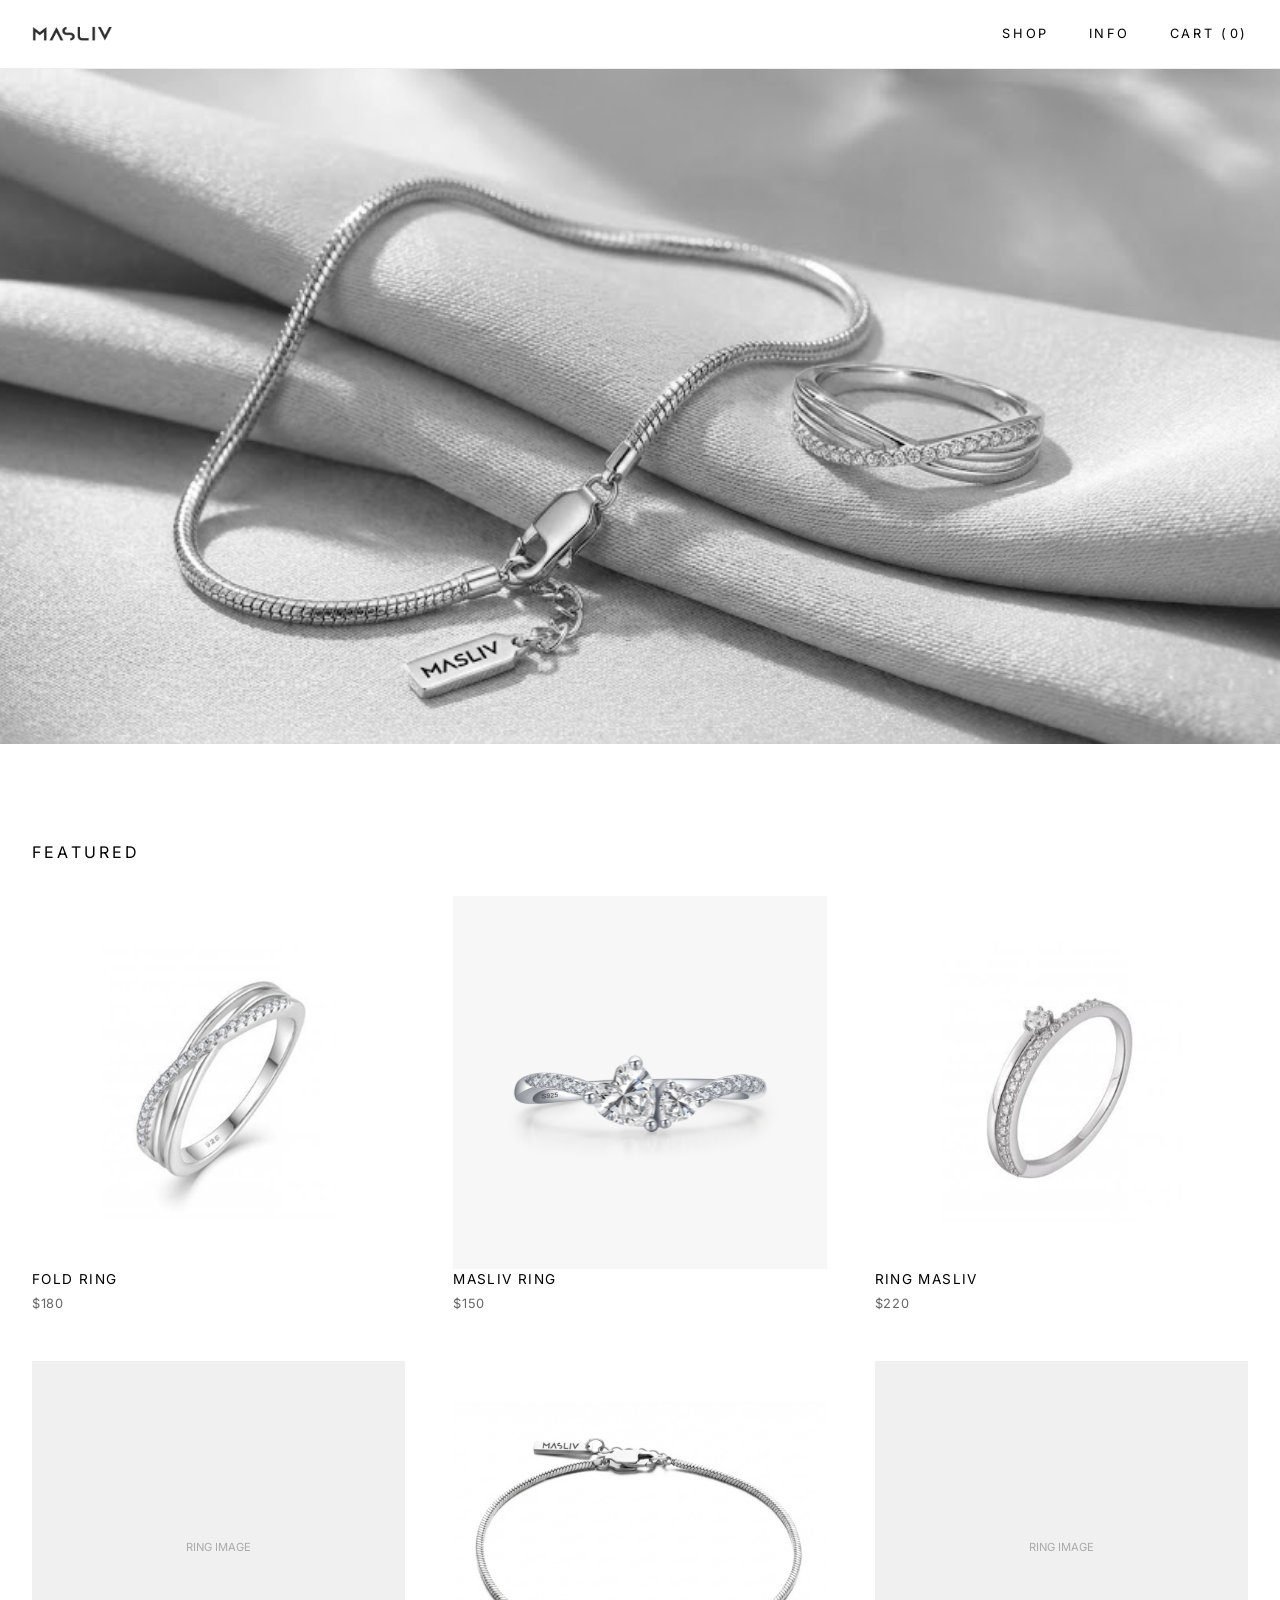
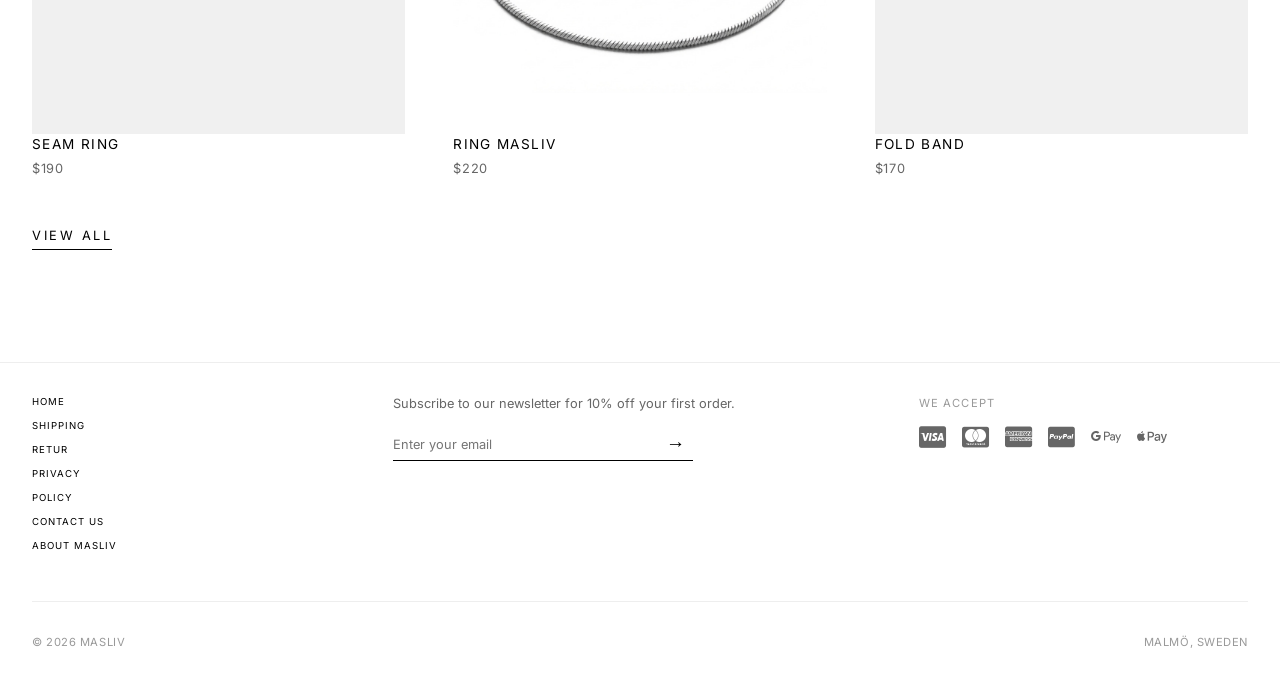
<file: index.html>
<!DOCTYPE html>
<html lang="en">

<head>
    <meta charset="UTF-8">
    <meta name="viewport" content="width=device-width, initial-scale=1.0">
    <title>MASLIV — Silver</title>
    <link rel="stylesheet" href="css/style.css">
    <link rel="stylesheet" href="https://cdnjs.cloudflare.com/ajax/libs/font-awesome/6.0.0-beta3/css/all.min.css">
    <!-- Snipcart CSS -->
    <link rel="stylesheet" href="https://cdn.snipcart.com/themes/v3.4.1/default/snipcart.css" />
</head>

<body>
    <header class="site-header">
        <div class="header-logo">
            <img src="images/logo.png" alt="MASLIV" class="header-logo-img">
        </div>
        <nav class="header-nav">
            <a href="#">SHOP</a>
            <a href="info.html">INFO</a>
            <a href="#" class="snipcart-checkout">CART (<span class="snipcart-items-count">0</span>)</a>
        </nav>
    </header>


    <main>
        <!-- HERO SECTION -->
        <div class="hero">
            <img src="images/banner-home.jpg" alt="MASLIV ring" style="width:100%; height:100%; object-fit:cover;">
        </div>

        <div class="container">
            <h2 class="section-title">FEATURED</h2>

            <div class="product-grid">
                <!-- Product 1 -->
                <a href="product.html" class="product-item">
                    <div class="product-image">
                        <img src="images/ring-11595.jpg" alt="Fold Ring"
                            style="width:100%; height:100%; object-fit:cover;">
                    </div>
                    <div class="product-meta">
                        <span class="product-title">FOLD RING</span>
                        <span class="price">$180</span>
                    </div>
                </a>

                <!-- Product 2 -->
                <a href="product.html" class="product-item">
                    <div class="product-image">
                        <img src="images/Ring-ailmay.jpg" alt="Fold Ring"
                            style="width:100%; height:100%; object-fit:cover;">
                    </div>
                    <div class="product-meta">
                        <span class="product-title">MASLIV RING</span>
                        <span class="price">$150</span>
                    </div>
                </a>

                <!-- Product 3 -->
                <a href="product.html" class="product-item">
                    <div class="product-image">
                        <img src="images/ring-12508.jpg" alt="Fold Ring"
                            style="width:100%; height:100%; object-fit:cover;">
                    </div>
                    <div class="product-meta">
                        <span class="product-title">RING MASLIV</span>
                        <span class="price">$220</span>
                    </div>
                </a>


                <!-- Product 4 -->
                <a href="product.html" class="product-item">
                    <div class="product-image">
                        <div
                            style="width:100%; height:100%; background:#F0F0F0; display:flex; align-items:center; justify-content:center; color:#aaa; font-size:0.7rem;">
                            RING IMAGE</div>
                    </div>
                    <div class="product-meta">
                        <span class="product-title">SEAM RING</span>
                        <span class="price">$190</span>
                    </div>
                </a>

                <!-- Product 5 -->

                <a href="product.html" class="product-item">
                    <div class="product-image">
                        <img src="images/braclet-chain.jpg" alt="BRACLET MASLIV"
                            style="width:100%; height:100%; object-fit:cover;">
                    </div>
                    <div class="product-meta">
                        <span class="product-title">RING MASLIV</span>
                        <span class="price">$220</span>
                    </div>
                </a>

                <!-- Product 6 -->
                <a href="product.html" class="product-item">
                    <div class="product-image">
                        <div
                            style="width:100%; height:100%; background:#F0F0F0; display:flex; align-items:center; justify-content:center; color:#aaa; font-size:0.7rem;">
                            RING IMAGE</div>
                    </div>
                    <div class="product-meta">
                        <span class="product-title">FOLD BAND</span>
                        <span class="price">$170</span>
                    </div>
                </a>
            </div>

            <div style="text-align: left;">
                <a href="#" class="view-all">VIEW ALL</a>
            </div>
        </div>
    </main>




    <footer class="site-footer">


        <!-- Footer main content -->
        <div class="footer-content">
            <!-- Left column: Links -->
            <div class="footer-links">
                <a href="index.html">HOME</a>
                <a href="policies.html">SHIPPING</a>
                <a href="policies.html">RETUR</a>
                <a href="policies.html">PRIVACY</a>
                <a href="policies.html">POLICY</a>
                <a href="info.html">CONTACT US</a>
                <a href="info.html">ABOUT MASLIV</a>

            </div>

            <!-- Middle column: Newsletter -->
            <div class="footer-newsletter">
                <p>Subscribe to our newsletter for 10% off your first order.</p>
                <form class="newsletter-form">
                    <input type="email" placeholder="Enter your email" required>
                    <button type="submit">→</button>
                </form>
            </div>

            <!-- Right column: Payment methods -->
            <div class="footer-payments">
                <span>We accept</span>
                <div class="payment-icons">
                    <i class="fab fa-cc-visa"></i>
                    <i class="fab fa-cc-mastercard"></i>
                    <i class="fab fa-cc-amex"></i>
                    <i class="fab fa-cc-paypal"></i>
                    <i class="fab fa-google-pay"></i>
                    <i class="fab fa-apple-pay"></i>
                </div>
            </div>
        </div>


        <!-- Copyright row -->
        <div class="footer-bottom">
            <div class="caption">© 2026 MASLIV</div>
            <div class="caption">Malmö, Sweden</div>
        </div>
    </footer>

    <!-- Your Snipcart loader script -->
    <script async src="https://cdn.snipcart.com/themes/v3.4.1/default/snipcart.js"
        data-api-key="NGMxMjVkNjItNzM4ZS00ZGVhLWE3MjMtY2YxNGVjZjRhNjc0NjM5MDY4MDQ5MDA1MjgyMDA2"></script>
    <div id="snipcart" data-api-key="NGMxMjVkNjItNzM4ZS00ZGVhLWE3MjMtY2YxNGVjZjRhNjc0NjM5MDY4MDQ5MDA1MjgyMDA2" hidden>
    </div>
</body>

</html>
</file>
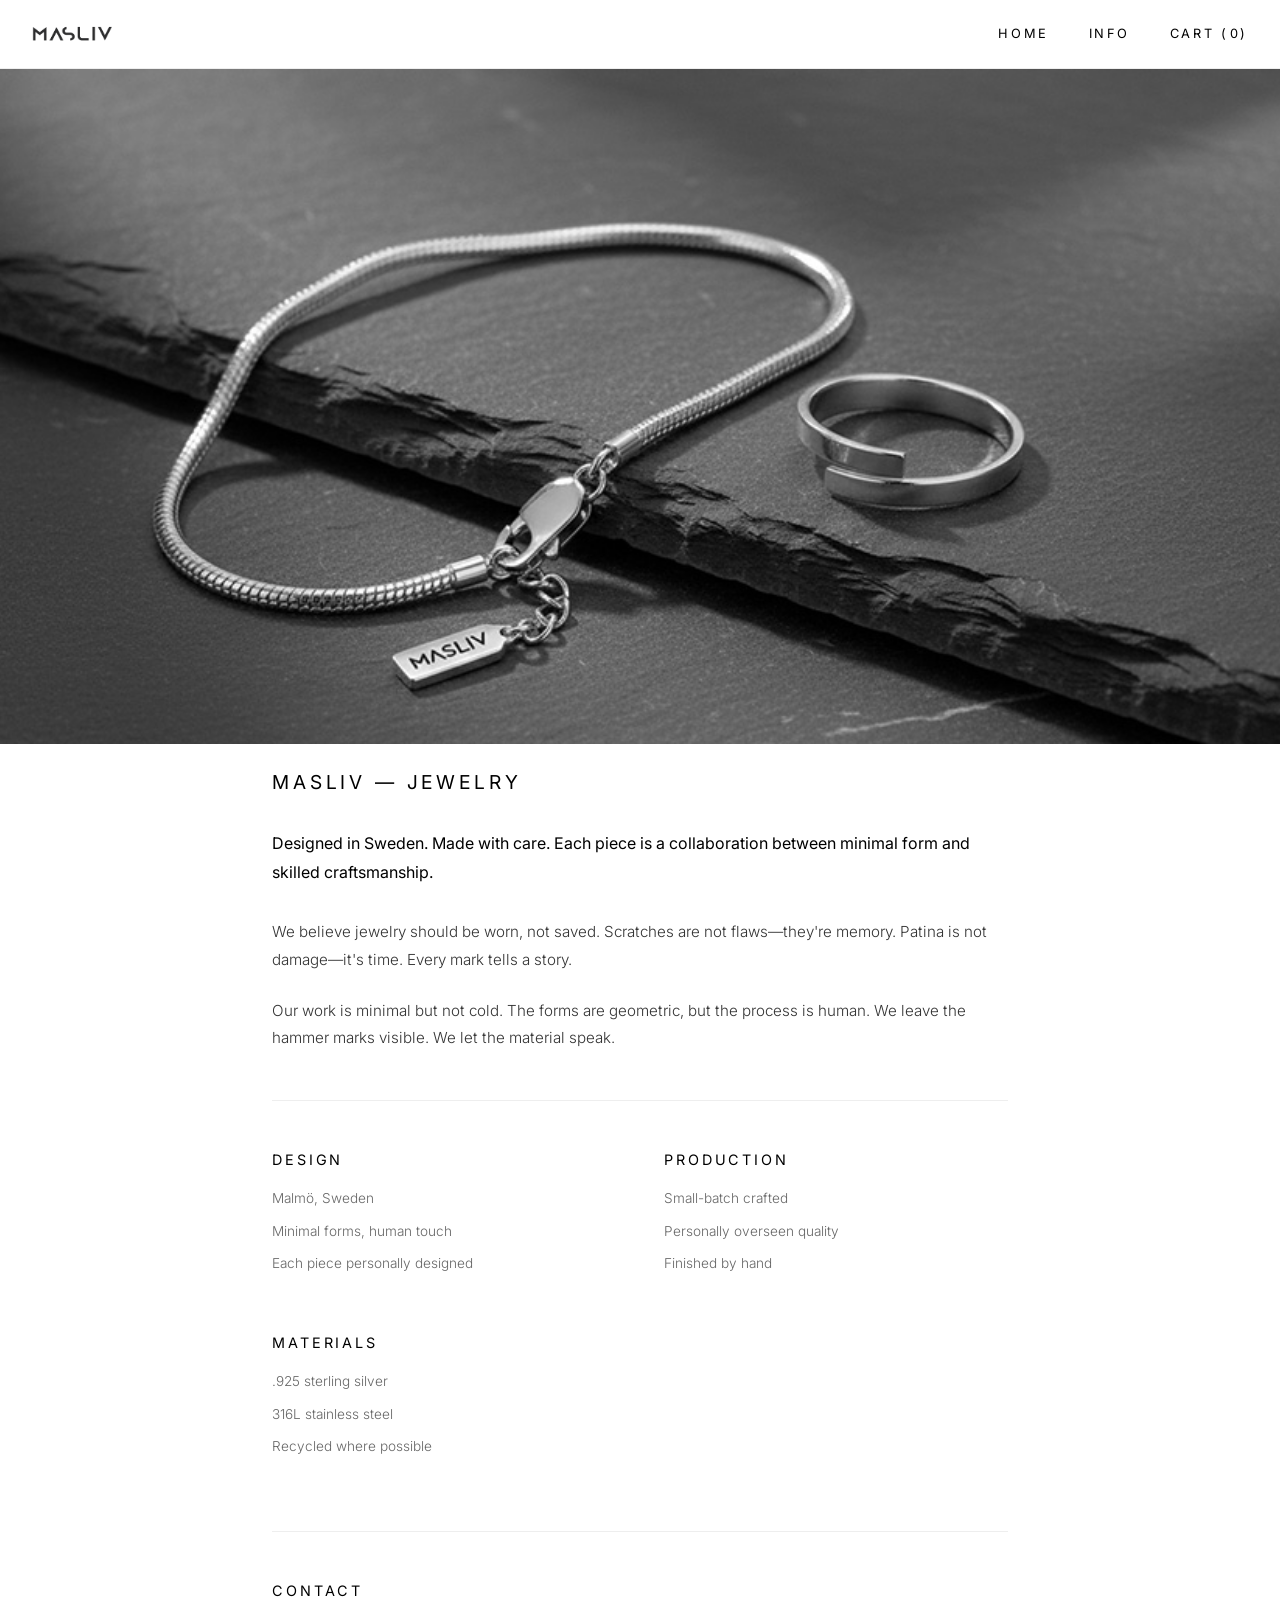
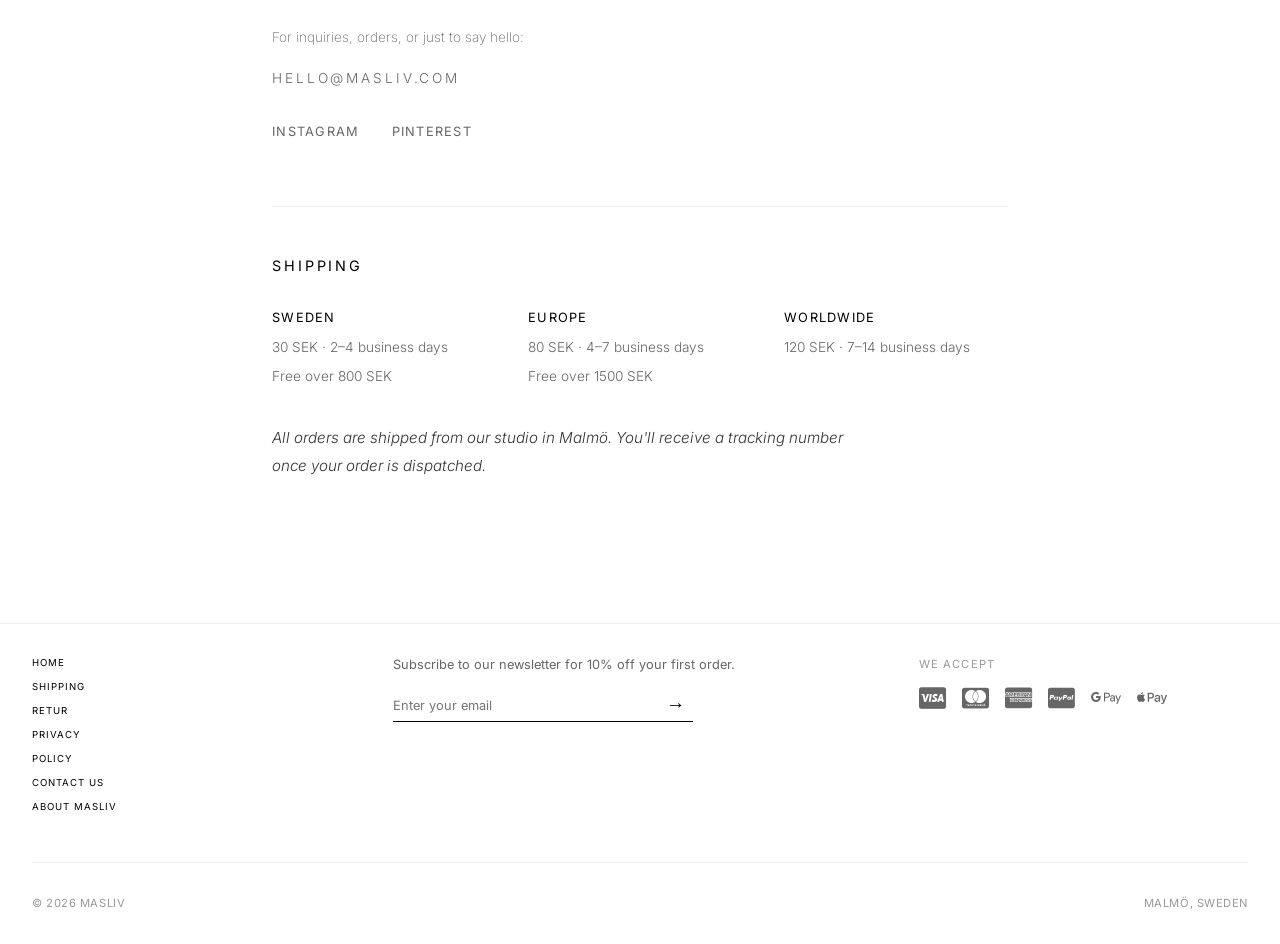
<file: info.html>
<!DOCTYPE html>
<html lang="en">

<head>
    <meta charset="UTF-8">
    <meta name="viewport" content="width=device-width, initial-scale=1.0">
    <title>INFO — MASLIV</title>
    <link rel="stylesheet" href="css/style.css">
    <link rel="stylesheet" href="https://cdnjs.cloudflare.com/ajax/libs/font-awesome/6.0.0-beta3/css/all.min.css">
    <!-- Snipcart CSS -->
    <link rel="stylesheet" href="https://cdn.snipcart.com/themes/v3.4.1/default/snipcart.css" />
    <style>
        /* Small additions for contact and shipping sections */
        .contact-section {
            margin-top: 4rem;
            border-top: 1px solid #eee;
            padding-top: 3rem;
        }

        .contact-email {
            font-family: 'Inter', sans-serif;
            font-weight: 300;
            font-size: 1.2rem;
            color: #000;
            text-decoration: none;
            border-bottom: 1px solid #000;
            padding-bottom: 2px;
        }

        .contact-email:hover {
            opacity: 0.6;
        }

        .social-links {
            margin-top: 2rem;
            display: flex;
            gap: 2rem;
        }

        .social-links a {
            font-family: 'Inter', sans-serif;
            text-transform: uppercase;
            letter-spacing: 0.1em;
            font-size: 0.8rem;
            color: #666;
            text-decoration: none;
        }

        .social-links a:hover {
            color: #000;
        }

        /* Shipping section styles */
        .shipping-section {
            margin-top: 4rem;
            border-top: 1px solid #eee;
            padding-top: 3rem;
        }

        .shipping-section h2 {
            font-size: 0.9rem;
            letter-spacing: 0.2em;
            margin-bottom: 2rem;
        }

        .shipping-grid {
            display: grid;
            grid-template-columns: repeat(auto-fit, minmax(200px, 1fr));
            gap: 2rem;
            margin-bottom: 2rem;
        }

        .shipping-grid h3 {
            font-size: 0.8rem;
            letter-spacing: 0.1em;
            margin-bottom: 0.5rem;
            color: #000;
        }

        .shipping-grid p {
            font-family: 'Inter', sans-serif;
            font-weight: 300;
            font-size: 0.85rem;
            color: #666;
            margin-bottom: 0.25rem;
        }

        .shipping-note {
            font-family: 'Inter', sans-serif;
            font-weight: 300;
            font-size: 0.8rem;
            color: #666;
            font-style: italic;
            max-width: 600px;
            margin-top: 1rem;
        }
    </style>
</head>

<body>
    <header class="site-header">
        <div class="header-logo">
            <img src="images/logo.png" alt="MASLIV" class="header-logo-img">
        </div>
        <nav class="header-nav">
            <a href="index.html">HOME</a>
            <a href="info.html">INFO</a>
            <a href="#" class="snipcart-checkout">CART (<span class="snipcart-items-count">0</span>)</a>
        </nav>
    </header>

    <main>
        <!-- Optional hero image (replace with your own) -->
        <div class="about-hero">
            <div class="hero">
                <img src="images/banners-info.jpg" alt="MASLIV banners-info"
                    style="width:100%; height:100%; object-fit:cover;">
            </div>
        </div>

        <div class="about-content">

            <br>
            <h1>MASLIV — JEWELRY</h1>
            <p class="lead">Designed in Sweden. Made with care. Each piece is a collaboration between minimal form
                and skilled craftsmanship.</p>

            <p>We believe jewelry should be worn, not saved. Scratches are not flaws—they're memory. Patina is not
                damage—it's time. Every mark tells a story.</p>

            <p>Our work is minimal but not cold. The forms are geometric, but the process is human. We leave the
                hammer marks visible. We let the material speak.</p>

            <div class="about-details">
                <div>
                    <h2>DESIGN</h2>
                    <p>Malmö, Sweden</p>
                    <p>Minimal forms, human touch</p>
                    <p>Each piece personally designed</p>
                </div>
                <div>
                    <h2>PRODUCTION</h2>
                    <p>Small-batch crafted</p>
                    <p>Personally overseen quality</p>
                    <p>Finished by hand</p>
                </div>
                <div>
                    <h2>MATERIALS</h2>
                    <p>.925 sterling silver</p>
                    <p>316L stainless steel</p>
                    <p>Recycled where possible</p>
                </div>
            </div>

            <!-- CONTACT SECTION -->
            <div class="contact-section">
                <h2>CONTACT</h2>
                <p style="margin: 1rem 0 0.5rem; font-weight:200;">For inquiries, orders, or just to say hello:</p>

                <h2>
                    <p style="margin: 1rem 0 0.5rem; font-weight:300;">hello@masliv.com</p>
                </h2>

                <!-- Optional social links -->
                <div class="social-links">
                    <a href="#" target="_blank">INSTAGRAM</a>
                    <a href="#" target="_blank">PINTEREST</a>
                </div>
            </div>

            <!-- SHIPPING SECTION -->
            <div class="shipping-section">
                <h2>SHIPPING</h2>

                <div class="shipping-grid">
                    <div>
                        <h3>SWEDEN</h3>
                        <p>30 SEK · 2–4 business days</p>
                        <p>Free over 800 SEK</p>
                    </div>
                    <div>
                        <h3>EUROPE</h3>
                        <p>80 SEK · 4–7 business days</p>
                        <p>Free over 1500 SEK</p>
                    </div>
                    <div>
                        <h3>WORLDWIDE</h3>
                        <p>120 SEK · 7–14 business days</p>
                    </div>
                </div>

                <p class="shipping-note">All orders are shipped from our studio in Malmö. You'll receive a tracking
                    number once your order is dispatched.</p>
            </div>
        </div>
    </main>

    <footer class="site-footer">


        <!-- Footer main content -->
        <div class="footer-content">
            <!-- Left column: Links -->
            <div class="footer-links">
                <a href="index.html">HOME</a>
                <a href="policies.html">SHIPPING</a>
                <a href="policies.html">RETUR</a>
                <a href="policies.html">PRIVACY</a>
                <a href="policies.html">POLICY</a>
                <a href="info.html">CONTACT US</a>
                <a href="info.html">ABOUT MASLIV</a>

            </div>

            <!-- Middle column: Newsletter -->
            <div class="footer-newsletter">
                <p>Subscribe to our newsletter for 10% off your first order.</p>
                <form class="newsletter-form">
                    <input type="email" placeholder="Enter your email" required>
                    <button type="submit">→</button>
                </form>
            </div>

            <!-- Right column: Payment methods -->
            <div class="footer-payments">
                <span>We accept</span>
                <div class="payment-icons">
                    <i class="fab fa-cc-visa"></i>
                    <i class="fab fa-cc-mastercard"></i>
                    <i class="fab fa-cc-amex"></i>
                    <i class="fab fa-cc-paypal"></i>
                    <i class="fab fa-google-pay"></i>
                    <i class="fab fa-apple-pay"></i>
                </div>
            </div>
        </div>


        <!-- Copyright row -->
        <div class="footer-bottom">
            <div class="caption">© 2026 MASLIV</div>
            <div class="caption">Malmö, Sweden</div>
        </div>
    </footer>

    <!-- Snipcart JavaScript -->
    <script async src="https://cdn.snipcart.com/themes/v3.4.1/default/snipcart.js"
        data-api-key="NGMxMjVkNjItNzM4ZS00ZGVhLWE3MjMtY2YxNGVjZjRhNjc0NjM5MDY4MDQ5MDA1MjgyMDA2"></script>
    <div id="snipcart" data-api-key="NGMxMjVkNjItNzM4ZS00ZGVhLWE3MjMtY2YxNGVjZjRhNjc0NjM5MDY4MDQ5MDA1MjgyMDA6" hidden>
    </div>
</body>

</html>
</file>
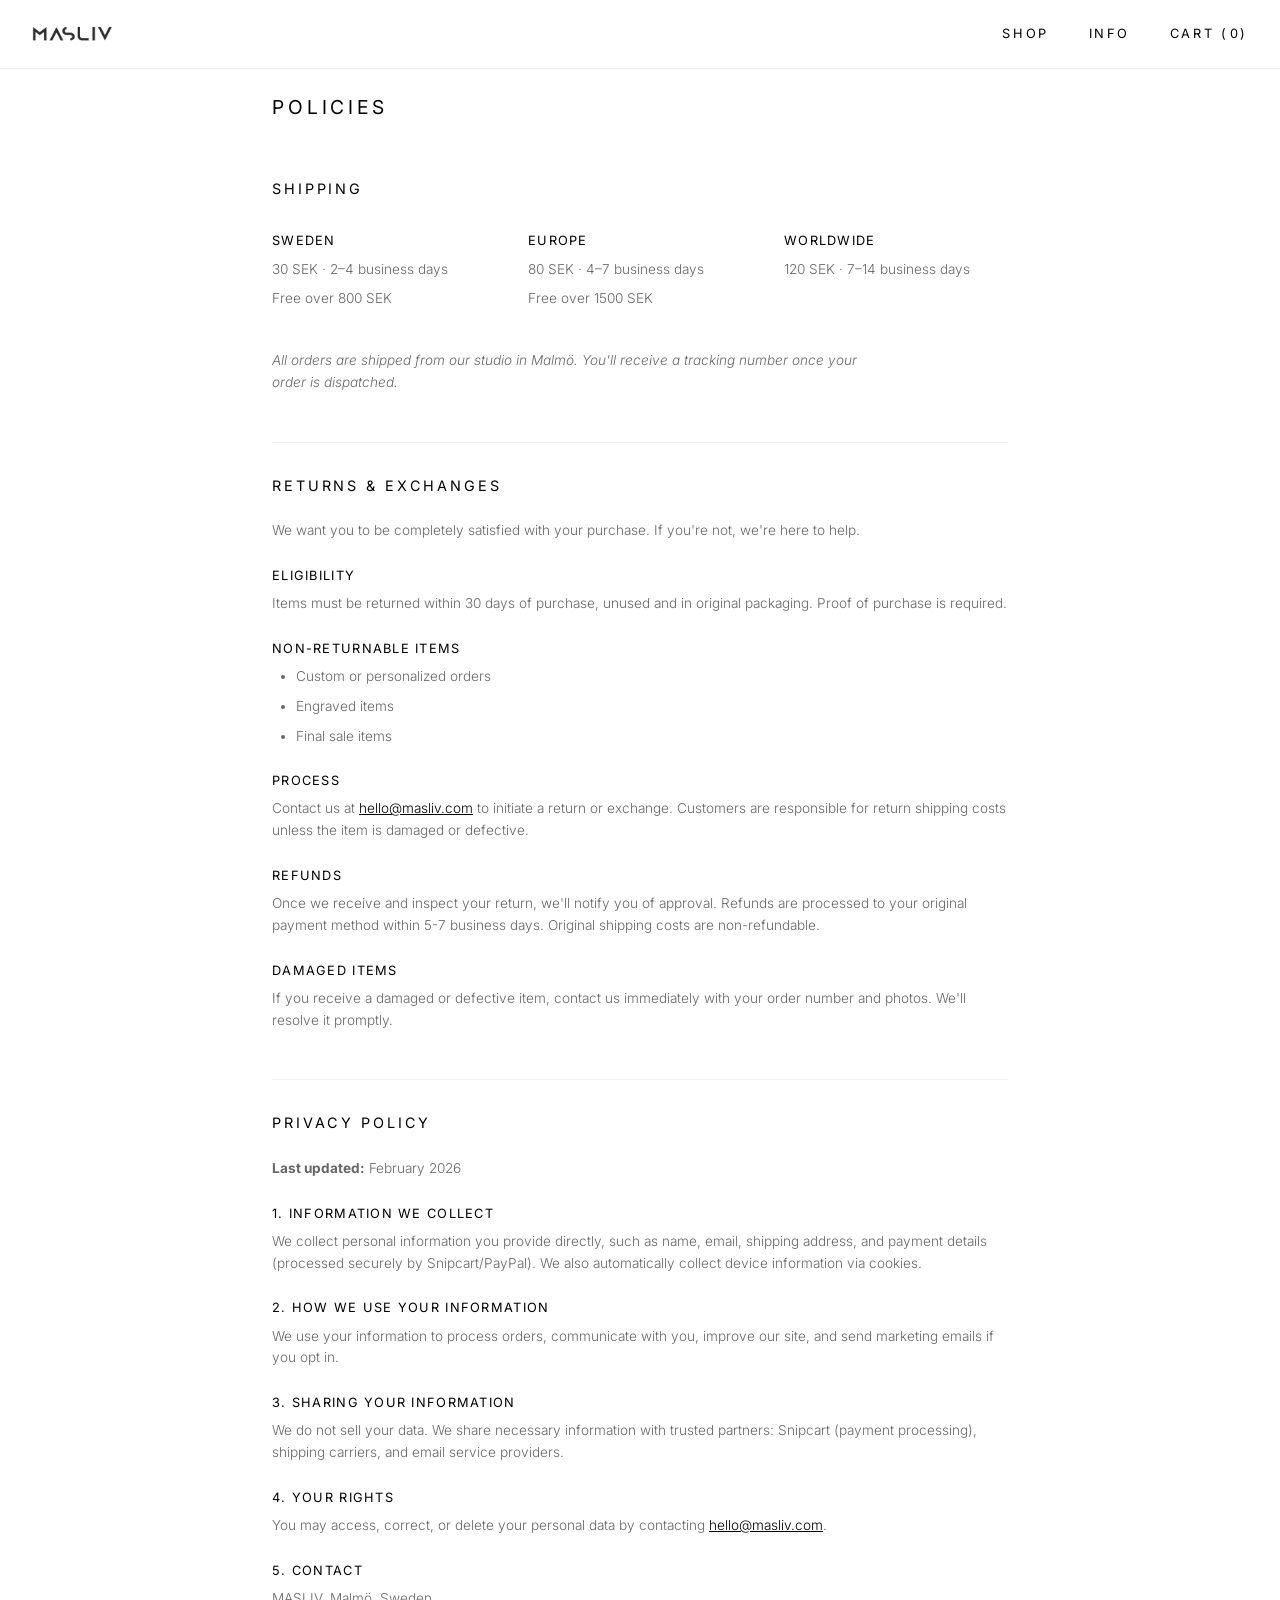
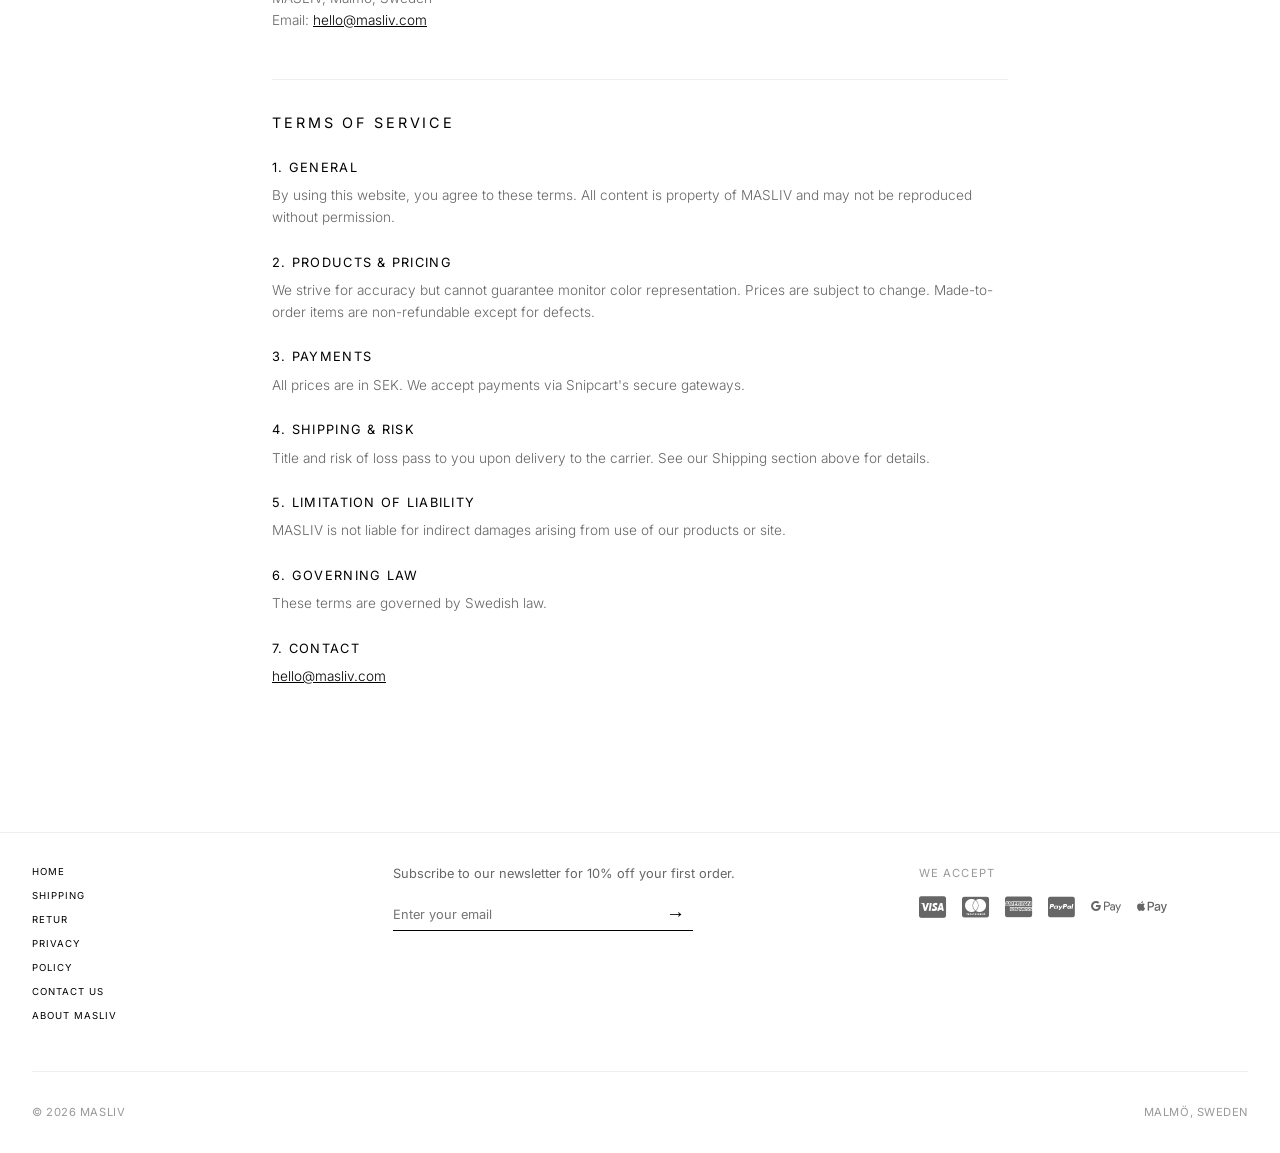
<file: policies.html>
<!DOCTYPE html>
<html lang="en">

<head>
    <meta charset="UTF-8">
    <meta name="viewport" content="width=device-width, initial-scale=1.0">

    <title>POLICIES — MASLIV</title>

    <link rel="stylesheet" href="css/style.css">
    <link rel="stylesheet" href="https://cdnjs.cloudflare.com/ajax/libs/font-awesome/6.0.0-beta3/css/all.min.css">
    <link rel="stylesheet" href="https://cdn.snipcart.com/themes/v3.4.1/default/snipcart.css" />
    <style>
        /* Reuse about-content styles */
        .policy-section {
            margin-top: 3rem;
            border-top: 1px solid #eee;
            padding-top: 2rem;
        }

        .policy-section:first-of-type {
            margin-top: 0;
            border-top: none;
            padding-top: 0;
        }

        .policy-section h2 {
            font-size: 0.9rem;
            letter-spacing: 0.2em;
            margin-bottom: 1.5rem;
        }

        .policy-section h3 {
            font-size: 0.8rem;
            letter-spacing: 0.1em;
            margin: 1.5rem 0 0.5rem;
            color: #000;
        }

        .policy-section p,
        .policy-section li {
            font-family: 'Inter', sans-serif;
            font-weight: 300;
            font-size: 0.85rem;
            color: #666;
            margin-bottom: 0.5rem;
            line-height: 1.6;
        }

        .policy-section ul {
            margin: 0.5rem 0 1rem 1.5rem;
        }

        .policy-section a {
            color: #000;
            text-decoration: underline;
        }

        .shipping-grid {
            display: grid;
            grid-template-columns: repeat(auto-fit, minmax(200px, 1fr));
            gap: 2rem;
            margin: 2rem 0;
        }

        .shipping-grid h3 {
            margin-top: 0;
        }

        .shipping-note {
            font-style: italic;
            color: #666;
        }
    </style>
</head>

<body>
    <header class="site-header">
        <div class="header-logo">
            <img src="images/logo.png" alt="MASLIV" class="header-logo-img">
        </div>
        <nav class="header-nav">
            <a href="index.html">SHOP</a>
            <a href="info.html">INFO</a>
            <a href="#" class="snipcart-checkout">CART (<span class="snipcart-items-count">0</span>)</a>
        </nav>
    </header>

    <main>
        <div class="about-content" style="max-width: 800px;">
            <br>
            <h1>POLICIES</h1>
            <br>
            <!-- SHIPPING -->
            <div class="policy-section">
                <h2>SHIPPING</h2>
                <div class="shipping-grid">
                    <div>
                        <h3>SWEDEN</h3>
                        <p>30 SEK · 2–4 business days</p>
                        <p>Free over 800 SEK</p>
                    </div>
                    <div>
                        <h3>EUROPE</h3>
                        <p>80 SEK · 4–7 business days</p>
                        <p>Free over 1500 SEK</p>
                    </div>
                    <div>
                        <h3>WORLDWIDE</h3>
                        <p>120 SEK · 7–14 business days</p>
                    </div>
                </div>
                <p class="shipping-note">All orders are shipped from our studio in Malmö. You'll receive a tracking
                    number once your order is dispatched.</p>
            </div>

            <!-- RETURNS & EXCHANGES -->
            <div class="policy-section">
                <h2>RETURNS & EXCHANGES</h2>
                <p>We want you to be completely satisfied with your purchase. If you're not, we're here to help.</p>

                <h3>ELIGIBILITY</h3>
                <p>Items must be returned within 30 days of purchase, unused and in original packaging. Proof of
                    purchase is required.</p>

                <h3>NON-RETURNABLE ITEMS</h3>
                <ul>
                    <li>Custom or personalized orders</li>
                    <li>Engraved items</li>
                    <li>Final sale items</li>
                </ul>

                <h3>PROCESS</h3>
                <p>Contact us at <a href="mailto:hello@masliv.com">hello@masliv.com</a> to initiate a return or
                    exchange. Customers are responsible for return shipping costs unless the item is damaged or
                    defective.</p>

                <h3>REFUNDS</h3>
                <p>Once we receive and inspect your return, we'll notify you of approval. Refunds are processed to your
                    original payment method within 5-7 business days. Original shipping costs are non-refundable.</p>

                <h3>DAMAGED ITEMS</h3>
                <p>If you receive a damaged or defective item, contact us immediately with your order number and photos.
                    We'll resolve it promptly.</p>
            </div>

            <!-- PRIVACY POLICY -->
            <div class="policy-section">
                <h2>PRIVACY POLICY</h2>
                <p><strong>Last updated:</strong> February 2026</p>

                <h3>1. INFORMATION WE COLLECT</h3>
                <p>We collect personal information you provide directly, such as name, email, shipping address, and
                    payment details (processed securely by Snipcart/PayPal). We also automatically collect device
                    information via cookies.</p>

                <h3>2. HOW WE USE YOUR INFORMATION</h3>
                <p>We use your information to process orders, communicate with you, improve our site, and send marketing
                    emails if you opt in.</p>

                <h3>3. SHARING YOUR INFORMATION</h3>
                <p>We do not sell your data. We share necessary information with trusted partners: Snipcart (payment
                    processing), shipping carriers, and email service providers.</p>

                <h3>4. YOUR RIGHTS</h3>
                <p>You may access, correct, or delete your personal data by contacting <a
                        href="mailto:hello@masliv.com">hello@masliv.com</a>.</p>

                <h3>5. CONTACT</h3>
                <p>MASLIV, Malmö, Sweden<br>Email: <a href="mailto:hello@masliv.com">hello@masliv.com</a></p>
            </div>

            <!-- TERMS OF SERVICE -->
            <div class="policy-section">
                <h2>TERMS OF SERVICE</h2>

                <h3>1. GENERAL</h3>
                <p>By using this website, you agree to these terms. All content is property of MASLIV and may not be
                    reproduced without permission.</p>

                <h3>2. PRODUCTS & PRICING</h3>
                <p>We strive for accuracy but cannot guarantee monitor color representation. Prices are subject to
                    change. Made-to-order items are non-refundable except for defects.</p>

                <h3>3. PAYMENTS</h3>
                <p>All prices are in SEK. We accept payments via Snipcart's secure gateways.</p>

                <h3>4. SHIPPING & RISK</h3>
                <p>Title and risk of loss pass to you upon delivery to the carrier. See our Shipping section above for
                    details.</p>

                <h3>5. LIMITATION OF LIABILITY</h3>
                <p>MASLIV is not liable for indirect damages arising from use of our products or site.</p>

                <h3>6. GOVERNING LAW</h3>
                <p>These terms are governed by Swedish law.</p>

                <h3>7. CONTACT</h3>
                <p><a href="mailto:hello@masliv.com">hello@masliv.com</a></p>
            </div>
        </div>
    </main>


    <footer class="site-footer">


        <!-- Footer main content -->
        <div class="footer-content">
            <!-- Left column: Links -->
            <div class="footer-links">
                <a href="index.html">HOME</a>
                <a href="policies.html">SHIPPING</a>
                <a href="policies.html">RETUR</a>
                <a href="policies.html">PRIVACY</a>
                <a href="policies.html">POLICY</a>
                <a href="info.html">CONTACT US</a>
                <a href="info.html">ABOUT MASLIV</a>

            </div>

            <!-- Middle column: Newsletter -->
            <div class="footer-newsletter">
                <p>Subscribe to our newsletter for 10% off your first order.</p>
                <form class="newsletter-form">
                    <input type="email" placeholder="Enter your email" required>
                    <button type="submit">→</button>
                </form>
            </div>

            <!-- Right column: Payment methods -->
            <div class="footer-payments">
                <span>We accept</span>
                <div class="payment-icons">
                    <i class="fab fa-cc-visa"></i>
                    <i class="fab fa-cc-mastercard"></i>
                    <i class="fab fa-cc-amex"></i>
                    <i class="fab fa-cc-paypal"></i>
                    <i class="fab fa-google-pay"></i>
                    <i class="fab fa-apple-pay"></i>
                </div>
            </div>
        </div>


        <!-- Copyright row -->
        <div class="footer-bottom">
            <div class="caption">© 2026 MASLIV</div>
            <div class="caption">Malmö, Sweden</div>
        </div>
    </footer>

    <!-- Snipcart -->
    <script async src="https://cdn.snipcart.com/themes/v3.4.1/default/snipcart.js"
        data-api-key="NGMxMjVkNjItNzM4ZS00ZGVhLWE3MjMtY2YxNGVjZjRhNjc0NjM5MDY4MDQ5MDA1MjgyMDA2"></script>
    <div id="snipcart" data-api-key="NGMxMjVkNjItNzM4ZS00ZGVhLWE3MjMtY2YxNGVjZjRhNjc0NjM5MDY4MDQ5MDA1MjgyMDA2" hidden>
    </div>
</body>

</html>
</file>
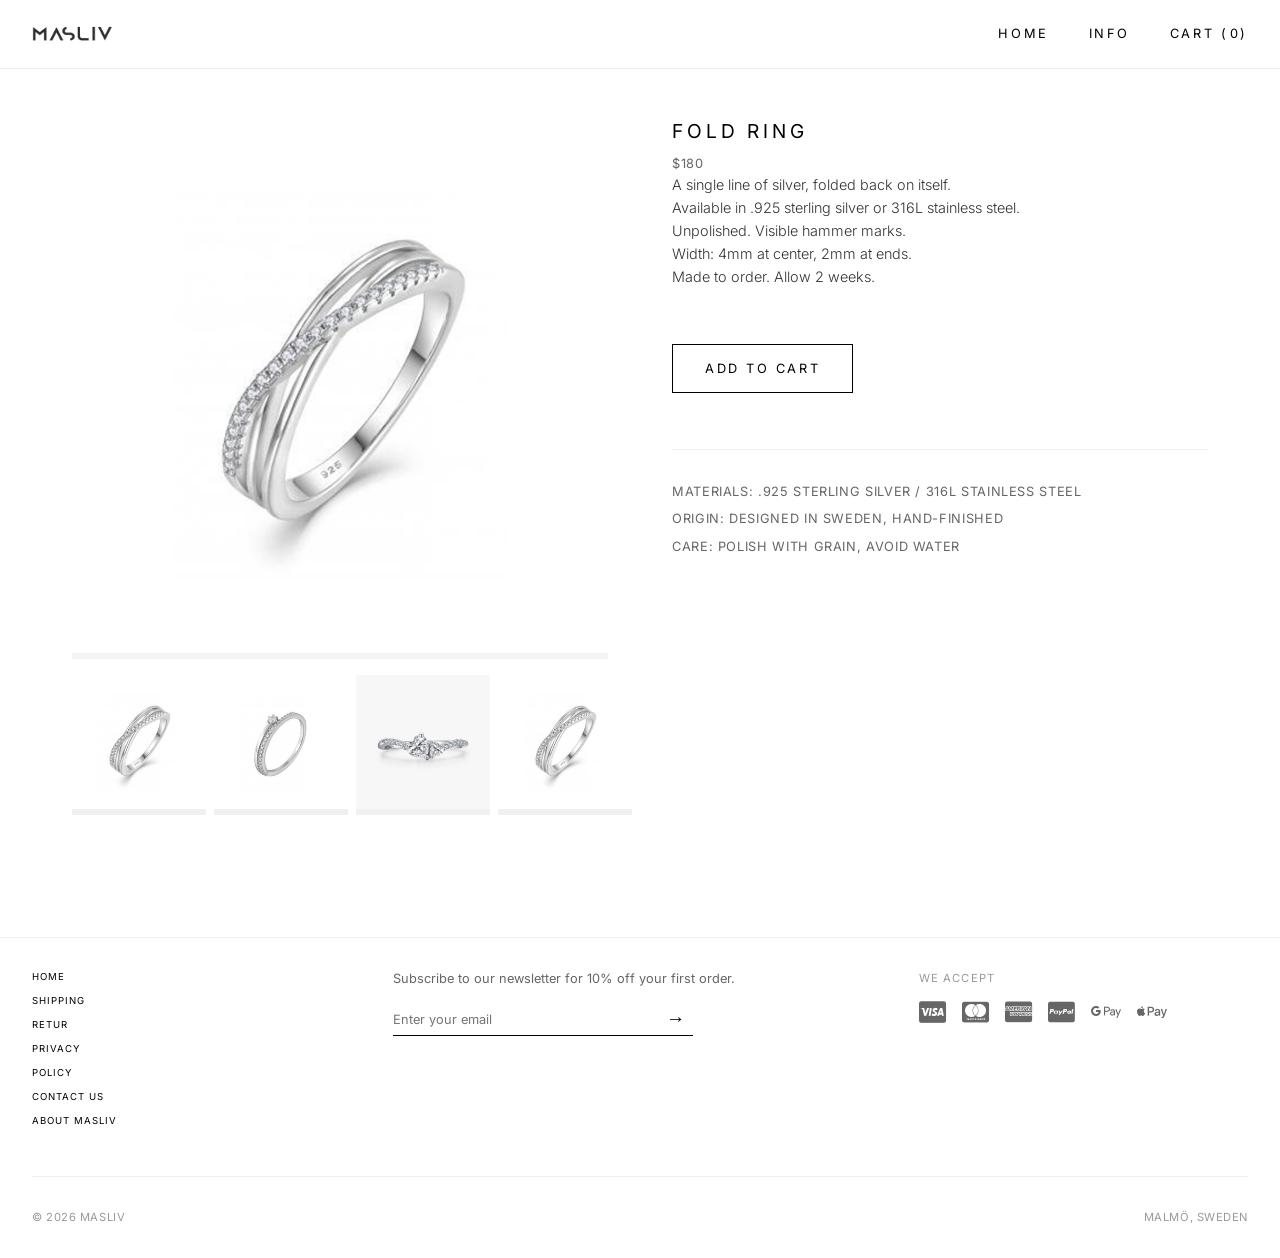
<file: product.html>
<!DOCTYPE html>
<html lang="en">

<head>
    <meta charset="UTF-8">
    <meta name="viewport" content="width=device-width, initial-scale=1.0">
    <title>FOLD RING — MASLIV</title>
    <link rel="stylesheet" href="css/style.css">
    <link rel="stylesheet" href="https://cdnjs.cloudflare.com/ajax/libs/font-awesome/6.0.0-beta3/css/all.min.css">
    <!-- Snipcart CSS -->
    <link rel="stylesheet" href="https://cdn.snipcart.com/themes/v3.4.1/default/snipcart.css" />
</head>

<body>
    <header class="site-header">
        <div class="header-logo">
            <img src="images/logo.png" alt="MASLIV" class="header-logo-img">
        </div>
        <nav class="header-nav">
            <a href="index.html">HOME</a>
            <a href="info.html">INFO</a>
            <a href="#" class="snipcart-checkout">CART (<span class="snipcart-items-count">0</span>)</a>
        </nav>
    </header>

    <main>
        <div class="product-container">
            <!-- LEFT: IMAGES -->
            <div class="product-images">
                <div class="main-image">
                    <img src="images/ring-11595.jpg" alt="Fold Ring" style="width:100%; height:100%; object-fit:cover;">
                </div>
                <div class="thumbnail-grid">
                    <div class="thumbnail"><img src="images/ring-11595.jpg" alt="thumb"
                            style="width:100%; height:100%; object-fit:cover;"></div>
                    <div class="thumbnail"><img src="images/ring-12508.jpg" alt="thumb"
                            style="width:100%; height:100%; object-fit:cover;"></div>
                    <div class="thumbnail"><img src="images/Ring-ailmay.jpg" alt="thumb"
                            style="width:100%; height:100%; object-fit:cover;"></div>
                    <div class="thumbnail"><img src="images/ring-11595.jpg" alt="thumb"
                            style="width:100%; height:100%; object-fit:cover;"></div>
                </div>
            </div>

            <!-- RIGHT: DETAILS -->
            <div class="product-details">
                <h1>FOLD RING</h1>
                <div class="price">$180</div>

                <div class="description">
                    A single line of silver, folded back on itself.<br>
                    Available in .925 sterling silver or 316L stainless steel.<br>
                    Unpolished. Visible hammer marks.<br>
                    Width: 4mm at center, 2mm at ends.<br>
                    Made to order. Allow 2 weeks.
                </div>

                <!-- SNIPCART ADD TO CART BUTTON -->
                <button class="snipcart-add-item add-to-cart-btn" data-item-id="fold-ring-silver"
                    data-item-price="180.00" data-item-url="https://masliv.com/product.html"
                    data-item-description="A single line of silver, folded back on itself. 4mm width."
                    data-item-image="images/fold-ring-1.jpg">
                    ADD TO CART
                </button>

                <div class="meta">
                    <p>MATERIALS: .925 STERLING SILVER / 316L STAINLESS STEEL</p>
                    <p>ORIGIN: DESIGNED IN SWEDEN, HAND-FINISHED</p>
                    <p>CARE: POLISH WITH GRAIN, AVOID WATER</p>
                </div>
            </div>
        </div>
    </main>


    <footer class="site-footer">


        <!-- Footer main content -->
        <div class="footer-content">
            <!-- Left column: Links -->
            <div class="footer-links">
                <a href="index.html">HOME</a>
                <a href="policies.html">SHIPPING</a>
                <a href="policies.html">RETUR</a>
                <a href="policies.html">PRIVACY</a>
                <a href="policies.html">POLICY</a>
                <a href="info.html">CONTACT US</a>
                <a href="info.html">ABOUT MASLIV</a>

            </div>

            <!-- Middle column: Newsletter -->
            <div class="footer-newsletter">
                <p>Subscribe to our newsletter for 10% off your first order.</p>
                <form class="newsletter-form">
                    <input type="email" placeholder="Enter your email" required>
                    <button type="submit">→</button>
                </form>
            </div>

            <!-- Right column: Payment methods -->
            <div class="footer-payments">
                <span>We accept</span>
                <div class="payment-icons">
                    <i class="fab fa-cc-visa"></i>
                    <i class="fab fa-cc-mastercard"></i>
                    <i class="fab fa-cc-amex"></i>
                    <i class="fab fa-cc-paypal"></i>
                    <i class="fab fa-google-pay"></i>
                    <i class="fab fa-apple-pay"></i>
                </div>
            </div>
        </div>


        <!-- Copyright row -->
        <div class="footer-bottom">
            <div class="caption">© 2026 MASLIV</div>
            <div class="caption">Malmö, Sweden</div>
        </div>
    </footer>

    <!-- Snipcart JavaScript -->
    <!-- Simple Snipcart installation -->

    <script async src="https://cdn.snipcart.com/themes/v3.4.1/default/snipcart.js"
        data-api-key="NGMxMjVkNjItNzM4ZS00ZGVhLWE3MjMtY2YxNGVjZjRhNjc0NjM5MDY4MDQ5MDA1MjgyMDA2"></script>
    <div id="snipcart" data-api-key="NGMxMjVkNjItNzM4ZS00ZGVhLWE3MjMtY2YxNGVjZjRhNjc0NjM5MDY4MDQ5MDA1MjgyMDA2" hidden>
    </div>


</body>

</html>
</file>
<file: css/style.css>
/* ---------- FONTS ---------- */
@import url('https://fonts.googleapis.com/css2?family=Inter:wght@300;400;500&display=swap');

/* ---------- RESET ---------- */
* {
    margin: 0;
    padding: 0;
    box-sizing: border-box;
}

body {
    font-family: 'Inter', sans-serif;
    background-color: #FFFFFF;
    color: #000000;
    min-height: 100vh;
    display: flex;
    flex-direction: column;
    line-height: 1.5;
}

/* ---------- TYPOGRAPHY ---------- */
h1,
h2,
h3,
.product-title,
.nav-link,
.price,
.masliv-logo,
.product-detail-title,
.add-to-cart-btn,
.meta p,
.caption,
.section-title {
    font-family: 'Inter', sans-serif;
    font-weight: 400;
    text-transform: uppercase;
    letter-spacing: 0.15em;
}

/* Specific adjustments */
.masliv-logo {
    /* This class will be on an img now, but we keep for any text fallback */
    display: inline-block;
    max-width: 200px;
    /* Adjust based on your logo size */
    height: auto;
}

.section-title {
    font-size: 1rem;
    letter-spacing: 0.2em;
    margin: 4rem 0 2rem;
    text-align: left;
}

.product-title {
    letter-spacing: 0.1em;
    margin-bottom: 0.25rem;
    font-size: 0.85rem;
}

.price {
    color: #666666;
    letter-spacing: 0.05em;
    font-size: 0.8rem;
}

.price-large {
    font-size: 1.1rem;
    letter-spacing: 0.1em;
    color: #000;
    margin: 1.5rem 0;
}

.description {
    font-family: 'Inter', sans-serif;
    font-weight: 300;
    font-size: 0.9rem;
    line-height: 1.6;
    color: #333;
    max-width: 400px;
    margin-bottom: 2rem;
}

.caption {
    font-size: 0.7rem;
    letter-spacing: 0.05em;
    color: #999999;
}

/* ---------- HEADER ---------- */
.site-header {
    padding: 1.5rem 2rem;
    border-bottom: 1px solid #EEEEEE;
    display: flex;
    justify-content: space-between;
    align-items: center;
}

.header-logo img {
    max-width: 80px;
    /* Smaller for header */
    height: auto;
    display: block;
}

.header-nav {
    display: flex;
    gap: 2rem;
}

.header-nav a {
    text-decoration: none;
    color: #000000;
    font-family: 'Inter', sans-serif;
    text-transform: uppercase;
    letter-spacing: 0.1em;
    font-size: 0.8rem;
}

.header-nav a:hover {
    opacity: 0.5;
}

/* ---------- HERO ---------- */
.hero {
    width: 100%;
    background-color: #F9F9F9;
    aspect-ratio: 16 / 9;
    display: flex;
    align-items: center;
    justify-content: center;
    color: #999999;
    font-size: 0.9rem;
    text-transform: uppercase;
    letter-spacing: 0.2em;
}

.hero-image-placeholder {
    width: 100%;
    height: 100%;
    object-fit: cover;
}

/* ---------- PRODUCT GRID (homepage) ---------- */
.container {
    max-width: 1400px;
    margin: 0 auto;
    padding: 2rem;
    width: 100%;
}

.product-grid {
    display: grid;
    grid-template-columns: repeat(2, 1fr);
    gap: 2.5rem;
}

@media (min-width: 768px) {
    .product-grid {
        grid-template-columns: repeat(3, 1fr);
        gap: 3rem;
    }
}

.product-item {
    text-decoration: none;
    color: inherit;
    display: block;
}

.product-image {
    width: 100%;
    aspect-ratio: 1 / 1;
    overflow: hidden;
    /* optional, helps with cover */
    background-color: #f5f5f5;
}

.product-image img {
    width: 100% !important;
    height: 100% !important;
    object-fit: cover !important;
    display: block !important;
}

.product-meta {
    display: flex;
    flex-direction: column;
}

/* ---------- PRODUCT PAGE LAYOUT ---------- */
.product-container {
    max-width: 1200px;
    margin: 3rem auto;
    padding: 0 2rem;
    display: grid;
    grid-template-columns: 1fr 1fr;
    gap: 4rem;
}

@media (max-width: 768px) {
    .product-container {
        grid-template-columns: 1fr;
        gap: 2rem;
    }
}

.product-images {
    width: 100%;
}

.main-image {
    width: 100%;
    aspect-ratio: 1 / 1;
    background-color: #F5F5F5;
    margin-bottom: 1rem;
}

.thumbnail-grid {
    display: grid;
    grid-template-columns: repeat(4, 1fr);
    gap: 0.5rem;
}

.thumbnail {
    aspect-ratio: 1 / 1;
    background-color: #F0F0F0;
    cursor: pointer;
}

.product-details {
    display: flex;
    flex-direction: column;
}

.product-details h1 {
    font-size: 1.2rem;
    letter-spacing: 0.2em;
    margin-bottom: 0.5rem;
}

.add-to-cart-btn {
    background: none;
    border: 1px solid #000;
    padding: 1rem 2rem;
    font-family: 'Inter', sans-serif;
    text-transform: uppercase;
    letter-spacing: 0.2em;
    font-size: 0.8rem;
    cursor: pointer;
    width: fit-content;
    margin: 1.5rem 0;
    transition: 0.2s;
}

.add-to-cart-btn:hover {
    background: #000;
    color: #fff;
}

.meta {
    margin-top: 2rem;
    border-top: 1px solid #eee;
    padding-top: 2rem;
    font-size: 0.8rem;
    color: #666;
}

.meta p {
    margin-bottom: 0.5rem;
    font-family: 'Inter', sans-serif;
    text-transform: uppercase;
    letter-spacing: 0.05em;
}

/* ---------- FOOTER ---------- */
.site-footer {
    margin-top: 5rem;
    padding: 2rem;
    border-top: 1px solid #EEEEEE;
}

.footer-logo {
    text-align: left;
    /* fallback */
}

.footer-logo img {
    display: inline-block;
    /* allows text-align to work */
    margin: 2rem auto;
    /* ensures centering if display is block */
}

/* ---------- UTILITY ---------- */
.view-all {
    color: #000;
    text-decoration: none;
    text-transform: uppercase;
    letter-spacing: 0.2em;
    font-size: 0.8rem;
    border-bottom: 1px solid #000;
    padding-bottom: 0.25rem;
    display: inline-block;
    margin-top: 3rem;
}

/* ---------- ABOUT PAGE ---------- */
.hero,
.about-hero {
    width: 100%;
    aspect-ratio: 16 / 9;
    max-height: 75vh;
    /* or 60vh, 500px, etc. */
    overflow: hidden;
}

.hero img,
.about-hero img {
    width: 100%;
    height: 100%;
    object-fit: cover;
}

.about-content {
    max-width: 800px;
    margin: 0 auto 4rem;
    padding: 0 2rem;
}

.about-content h1 {
    font-size: 1.2rem;
    letter-spacing: 0.2em;
    margin-bottom: 2rem;
    font-weight: 400;
}

.about-content p {
    font-family: 'Inter', sans-serif;
    font-weight: 300;
    font-size: 0.95rem;
    line-height: 1.8;
    color: #333;
    margin-bottom: 1.5rem;
}

.about-content .lead {
    font-weight: 400;
    color: #000;
    font-size: 1rem;
    margin-bottom: 2rem;
}

.about-details {
    display: grid;
    grid-template-columns: 1fr 1fr;
    gap: 3rem;
    margin-top: 3rem;
    border-top: 1px solid #eee;
    padding-top: 3rem;
}

.about-details h2 {
    font-size: 0.9rem;
    letter-spacing: 0.2em;
    margin-bottom: 1rem;
}

.about-details p {
    font-size: 0.85rem;
    color: #666;
    margin-bottom: 0.5rem;
}

@media (max-width: 600px) {
    .about-details {
        grid-template-columns: 1fr;
        gap: 2rem;
    }
}



/* ---------- SHIPPING SECTION ---------- */
.shipping-section {
    margin-top: 4rem;
    border-top: 1px solid #eee;
    padding-top: 3rem;
}

.shipping-section h2 {
    font-size: 0.9rem;
    letter-spacing: 0.2em;
    margin-bottom: 2rem;
}

.shipping-details {
    display: grid;
    grid-template-columns: repeat(auto-fit, minmax(200px, 1fr));
    gap: 2rem;
    margin-bottom: 2rem;
}

.shipping-details h3 {
    font-size: 0.8rem;
    letter-spacing: 0.1em;
    margin-bottom: 0.5rem;
    color: #000;
}

.shipping-details p {
    font-family: 'Inter', sans-serif;
    font-weight: 300;
    font-size: 0.85rem;
    color: #666;
    margin-bottom: 0.25rem;
}

.shipping-note {
    font-family: 'Inter', sans-serif;
    font-weight: 300;
    font-size: 0.8rem;
    color: #666;
    font-style: italic;
    max-width: 600px;
}


/* Make contact section text match shipping */
.contact-section p {
    font-family: 'Inter', sans-serif;
    font-weight: 300;
    font-size: 0.85rem;
    /* same as shipping details */
    color: #666;
    /* same gray */
    margin-bottom: 0.5rem;
}

.contact-email {
    font-family: 'Inter', sans-serif;
    font-weight: 300;
    font-size: 0.9rem;
    /* slightly larger than text, but not huge */
    color: #000;
    text-decoration: none;
    border-bottom: 1px solid #000;
    padding-bottom: 2px;
    display: inline-block;
    margin-top: 0.25rem;
}

/* Optional: make the "CONTACT" heading same as shipping heading */
.contact-section h2 {
    font-size: 0.9rem;
    /* match shipping h2 */
    letter-spacing: 0.2em;
    margin-bottom: 1.5rem;
}

/*  target the cart container */
#snipcart {
    /* Change the primary button color (from default to something else) */
    --color-buttonPrimary: #1C1C1C;
    /* Your soft black */
    --color-buttonPrimaryHover: #333333;
    /* A lighter shade for hover */

    /* Change the main accent color */
    --color-primary: #1C1C1C;

    /* Change link colors */
    --color-link: #1C1C1C;
    --color-linkHover: #666666;

    /* Change font family to match your site */
    --font-family: 'Inter', sans-serif;
}




#snipcart .snipcart-cart-header__title {
    letter-spacing: 0.3em;
}

#snipcart-footer {
    display: none;
}


.header-nav {
    display: flex;
    gap: 2.5rem;
    align-items: center;
}

.header-nav a {
    font-family: 'Inter', sans-serif;
    font-size: 0.8rem;
    font-weight: 400;
    text-transform: uppercase;
    letter-spacing: 0.2em;
    /* Vacier's wide spacing */
    color: #000000;
    text-decoration: none;
    transition: opacity 0.2s ease;
}

.header-nav a:hover {
    opacity: 0.5;
}

/* Cart count stays inline */
.snipcart-items-count {
    font-family: 'Inter', sans-serif;
    font-size: 0.8rem;
    color: #000000;
    margin-left: 0.2rem;
}

/* Style the cart count number */
.snipcart-items-count {
    font-family: 'Inter', sans-serif;
    font-size: 0.8rem;
    color: #000000;
    background: none;
    border: none;
    margin-left: 0.1rem;
}


/* ---------- FOOTER ---------- */
.site-footer {
    margin-top: 5rem;
    padding: 2rem;
    border-top: 1px solid #EEEEEE;
}

.footer-logo img {
    max-width: 50px;
    height: auto;
    display: block;
    margin-bottom: 2rem;
}

.footer-content {
    display: grid;
    grid-template-columns: 1fr 1.5fr 1fr;
    gap: 2rem;
    margin-bottom: 3rem;
}

@media (max-width: 768px) {
    .footer-content {
        grid-template-columns: 1fr;
        gap: 2rem;
    }
}

/* Footer links */
.footer-links {
    display: flex;
    flex-direction: column;
    gap: 0.6rem;
}

.footer-links a {
    font-family: 'Inter', sans-serif;
    font-size: 0.6rem;
    text-transform: uppercase;
    letter-spacing: 0.1em;
    color: #000000;
    text-decoration: none;
    transition: opacity 0.2s;
    width: fit-content;
}

.footer-links a:hover {
    opacity: 0.5;
}

/* Newsletter */
.footer-newsletter p {
    font-family: 'Inter', sans-serif;
    font-size: 0.8rem;
    color: #666;
    margin-bottom: 1rem;
    line-height: 1.4;
}

.newsletter-form {
    display: flex;
    border-bottom: 1px solid #000;
    max-width: 300px;
}

.newsletter-form input {
    border: none;
    background: transparent;
    padding: 0.5rem 0;
    font-family: 'Inter', sans-serif;
    font-size: 0.8rem;
    width: 100%;
    outline: none;
}

.newsletter-form button {
    background: none;
    border: none;
    font-size: 1.2rem;
    cursor: pointer;
    padding: 0 0.5rem;
    color: #000;
    transition: opacity 0.2s;
}

.newsletter-form button:hover {
    opacity: 0.5;
}

/* Payment methods */
.footer-payments span {
    font-family: 'Inter', sans-serif;
    font-size: 0.7rem;
    text-transform: uppercase;
    letter-spacing: 0.1em;
    color: #999;
    display: block;
    margin-bottom: 0.8rem;
}

.payment-icons {
    display: flex;
    gap: 1rem;
    flex-wrap: wrap;
}

.payment-icons i {
    font-size: 1.5rem;
    color: #666;
    transition: color 0.2s;
}

.payment-icons i:hover {
    color: #000;
}

/* Footer bottom */
.footer-bottom {
    display: flex;
    justify-content: space-between;
    align-items: center;
    flex-wrap: wrap;
    gap: 1rem;
    padding-top: 2rem;
    border-top: 1px solid #eee;
}

.footer-bottom .caption {
    color: #999;
}
</file>
